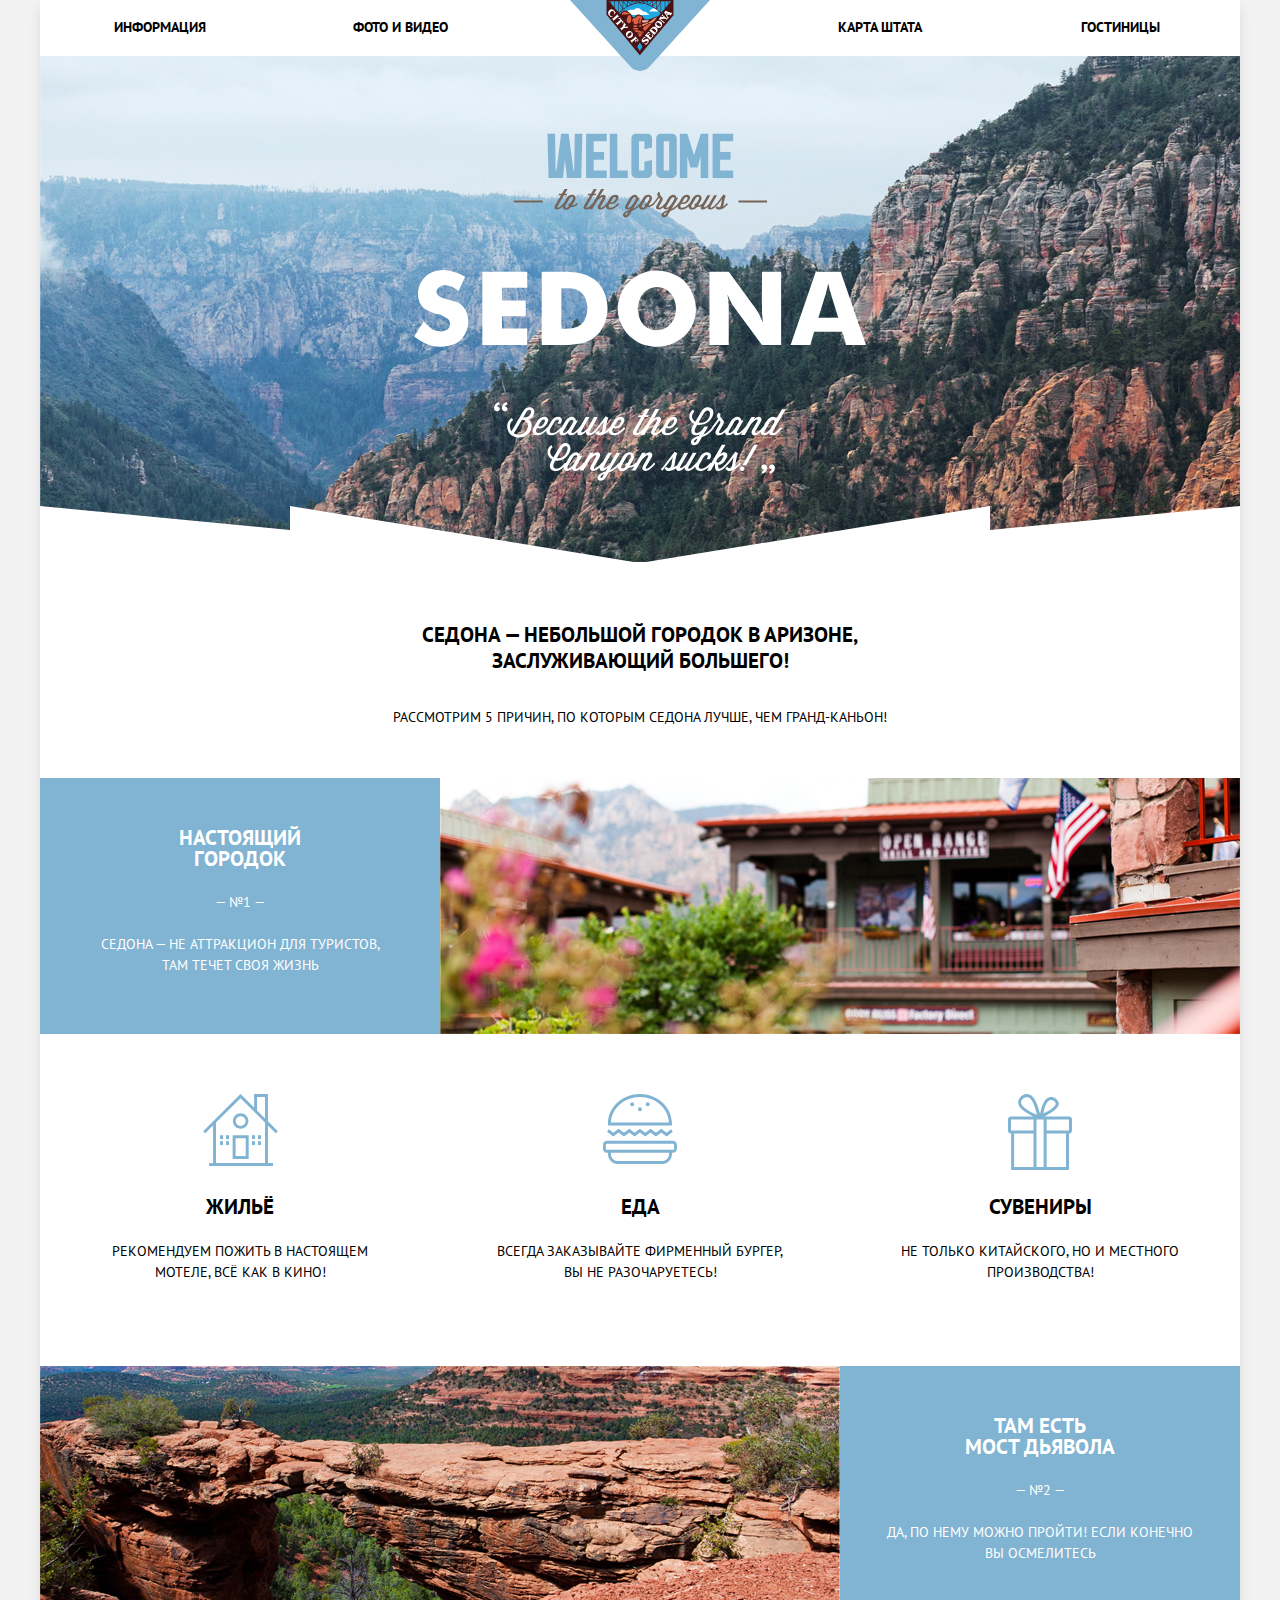
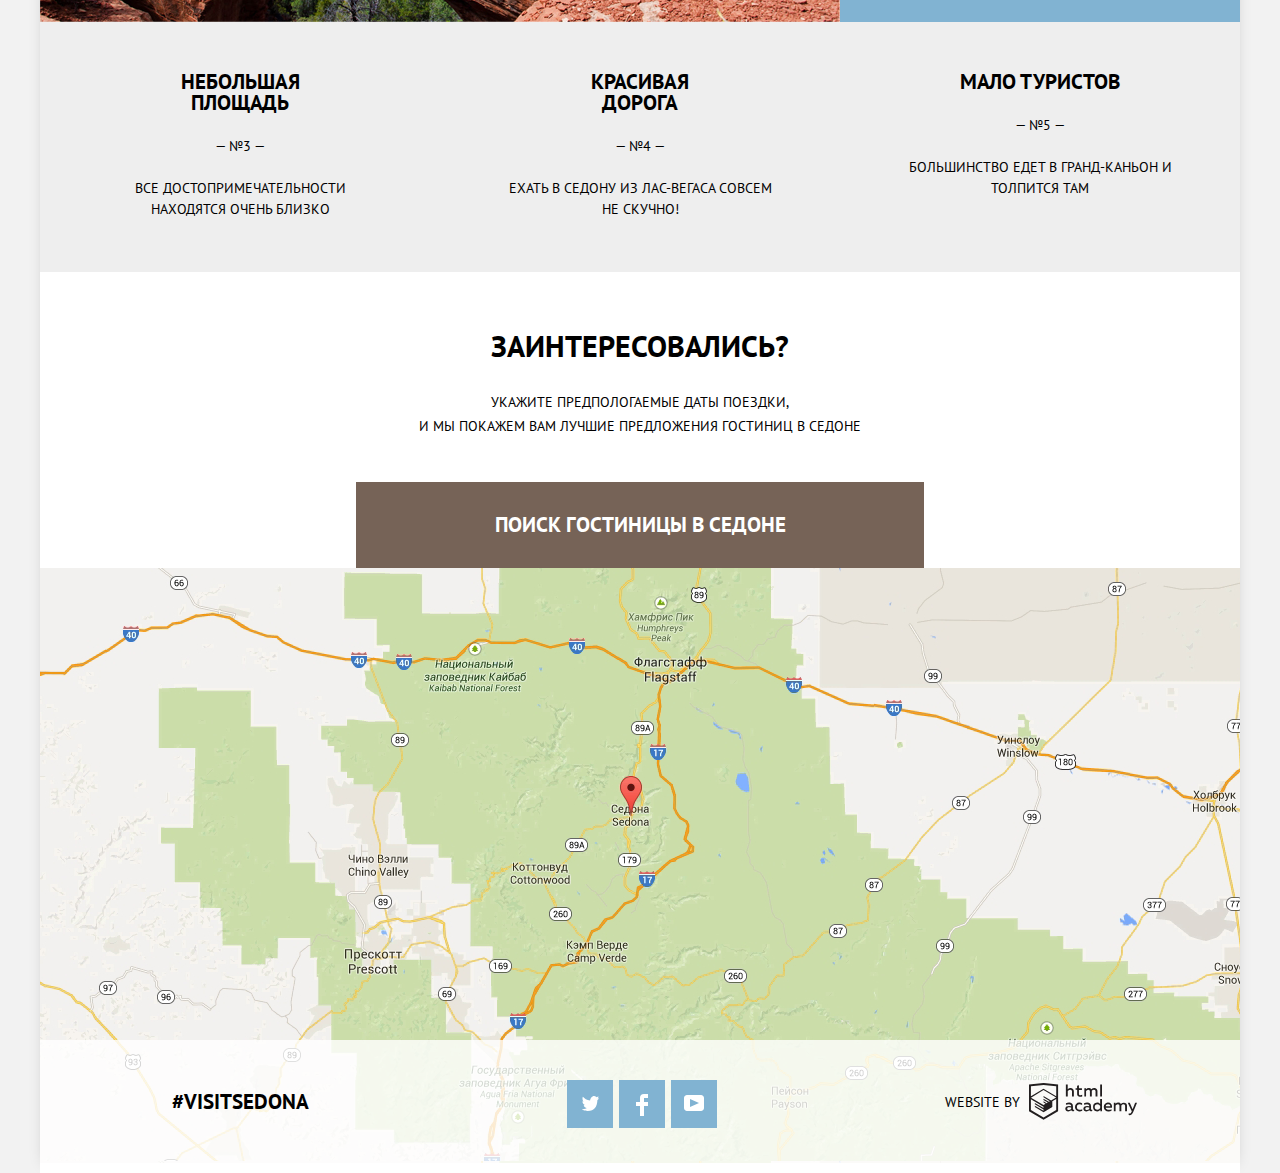
<file: index.html>
<!DOCTYPE html>
<html lang="ru">

<head>
  <meta charset="utf-8">
  <title>HTML Academy: Седона</title>
  <link href="https://fonts.googleapis.com/css?family=PT+Sans:400,700&display=swap&subset=cyrillic" rel="stylesheet">
  <link href="css/normalize.css" rel="stylesheet">
  <link href="css/min.style.css" rel="stylesheet">
</head>

<body>
  <div class="container">
    <header class="header">
      <nav class="navigation">
        <a class="header-logo" href="#">
          <img src="img/sedona-logo.svg" width="143" height="71" alt="Логотип Седона">
        </a>
        <ul class="navigation-list">
          <li class="navigation-item"><a class="navigation-link" href="#">Информация</a></li>
          <li class="navigation-item"><a class="navigation-link" href="#">Фото и видео</a></li>
          <li class="navigation-item"><a class="navigation-link" href="#">Карта штата</a></li>
          <li class="navigation-item"><a class="navigation-link" href="sedona-hotels.html">Гостиницы</a></li>
        </ul>
      </nav>
    </header>
    <main>
      <h1 class="visually-hidden">Город Седона</h1>
      <div class="intro-images">

      </div>
      <div class="reasons">
        <b class="reasons-head">Седона — небольшой городок в Аризоне, заслуживающий большего!</b>
        <p class="reasons-subtitle">Рассмотрим 5 причин, по которым седона лучше, чем гранд-каньон!</p>
        <ol class="reasons-list">
          <li class="reason-item-blue">
            <div class="reason-content">
              <h3 class="reason-item-head">
                Настоящий городок
              </h3>
              <p class="reason-text">
                Седона — не аттракцион для туристов, там&#160;течет своя жизнь
              </p>
            </div>
            <img class="features-image" src="img/sedona-shop.jpg" width="800" height="256" alt="Вид города">
            <ul class="features-list">
              <li class="feature-item feature-item-house">
                <h3 class="feature-item-head">Жильё</h3>
                <p class="feature-item-text">Рекомендуем пожить в настоящем мотеле, всё как в кино!</p>
              </li>
              <li class="feature-item feature-item-food">
                <h3 class="feature-item-head">Еда</h3>
                <p class="feature-item-text">Всегда заказывайте фирменный бургер, вы не разочаруетесь!</p>
              </li>
              <li class="feature-item feature-item-gift">
                <h3 class="feature-item-head">Сувениры</h3>
                <p class="feature-item-text">Не только китайского, но и местного производства!</p>
              </li>
            </ul>
          </li>
          <li class="reason-item-blue">
            <img class="features-image" src="img/sedona-bridge.jpg" width="800" height="256" alt="Мост Дьявола">
            <div class="reason-content">
              <h3 class="reason-item-head">
                Там есть<br> мост дьявола
              </h3>
              <p class="reason-text">
                Да, по нему можно пройти! Если конечно вы осмелитесь
              </p>
            </div>
          </li>
          <li class="reason-item-gray">
            <div class="reason-content">
              <h3 class="reason-item-head">
                Небольшая площадь
              </h3>
              <p class="reason-text">
                Все достопримечательности находятся&#160;очень близко
              </p>
            </div>
          </li>
          <li class="reason-item-gray">
            <div class="reason-content">
              <h3 class="reason-item-head">
                Красивая дорога
              </h3>
              <p class="reason-text">
                Ехать в Седону из Лас-Вегаса совсем не&#160;скучно!
              </p>
            </div>
          </li>
          <li class="reason-item-gray">
            <div class="reason-content">
              <h3 class="reason-item-head">
                Мало туристов
              </h3>
              <p class="reason-text">
                Большинство едет в гранд-каньон&#160;и толпится там
              </p>
            </div>
          </li>
        </ol>
      </div>
      <div class="search-hotels">
        <b>Заинтересовались?</b>
        <p>Укажите предпологаемые даты поездки,<br>
          и мы покажем вам лучшие предложения гостиниц в Седоне
        </p>
        <button class="search-button" type="button" aria-label="Поиск отелей">
          Поиск гостиницы в седоне
        </button>
      </div>
      <div class="map">
        <form class="open-search" action="https://echo.htmlacademy.ru" method="POST">
          <div class="date-container">
            <label for="check-in-date">Дата&#160;заезда:</label>
            <input class="date-field" id="check-in-date" type="text" name="indate" value=""
              placeholder="24 апреля 2017">
            <button class="calendar-button" type="button" aria-label="вызов календаря">
              <svg xmlns="http://www.w3.org/2000/svg" class="calendar-in" width="21" height="22" viewBox="0 0 21 22">
                <path
                  d="M19.251 2.025h-2.845V.648c0-.381-.294-.689-.656-.689-.363 0-.656.308-.656.689v1.377h-3.938V.648c0-.381-.294-.689-.655-.689-.363 0-.657.308-.657.689v1.377H5.906V.648c0-.381-.294-.689-.656-.689-.363 0-.657.308-.657.689v1.377H1.75C.784 2.025 0 2.847 0 3.862v16.302C0 21.179.784 22 1.75 22h17.501c.966 0 1.749-.821 1.749-1.836V3.862c0-1.015-.783-1.837-1.749-1.837zm.437 18.139a.448.448 0 0 1-.437.459H1.75a.45.45 0 0 1-.438-.459V3.862a.45.45 0 0 1 .438-.459h2.844v1.378c0 .381.294.689.657.689.362 0 .656-.308.656-.689V3.403h3.938v1.378c0 .381.294.689.657.689.361 0 .655-.308.655-.689V3.403h3.938v1.378c0 .381.293.689.656.689.362 0 .656-.308.656-.689V3.403h2.845c.241 0 .437.206.437.459v16.302z M4.594 8.225h2.625v2.066H4.594zM4.594 11.668h2.625v2.067H4.594zM4.594 15.112h2.625v2.066H4.594zM9.188 15.112h2.625v2.066H9.188zM9.188 11.668h2.625v2.067H9.188zM9.188 8.225h2.625v2.066H9.188zM13.781 15.112h2.625v2.066h-2.625zM13.781 11.668h2.625v2.067h-2.625zM13.781 8.225h2.625v2.066h-2.625z" />
              </svg>
            </button>
          </div>
          <div class="date-container">
            <label for="check-out-date">Дата&#160;выезда:</label>
            <input class="date-field" id="check-out-date" type="text" name="outdate" value="" placeholder="4 июля 2017">
            <button class="calendar-button" type="button" aria-label="вызов календаря">
              <svg xmlns="http://www.w3.org/2000/svg" class="calendar-out" width="21" height="22" viewBox="0 0 21 22">
                <path
                  d="M19.251 2.025h-2.845V.648c0-.381-.294-.689-.656-.689-.363 0-.656.308-.656.689v1.377h-3.938V.648c0-.381-.294-.689-.655-.689-.363 0-.657.308-.657.689v1.377H5.906V.648c0-.381-.294-.689-.656-.689-.363 0-.657.308-.657.689v1.377H1.75C.784 2.025 0 2.847 0 3.862v16.302C0 21.179.784 22 1.75 22h17.501c.966 0 1.749-.821 1.749-1.836V3.862c0-1.015-.783-1.837-1.749-1.837zm.437 18.139a.448.448 0 0 1-.437.459H1.75a.45.45 0 0 1-.438-.459V3.862a.45.45 0 0 1 .438-.459h2.844v1.378c0 .381.294.689.657.689.362 0 .656-.308.656-.689V3.403h3.938v1.378c0 .381.294.689.657.689.361 0 .655-.308.655-.689V3.403h3.938v1.378c0 .381.293.689.656.689.362 0 .656-.308.656-.689V3.403h2.845c.241 0 .437.206.437.459v16.302z M4.594 8.225h2.625v2.066H4.594zM4.594 11.668h2.625v2.067H4.594zM4.594 15.112h2.625v2.066H4.594zM9.188 15.112h2.625v2.066H9.188zM9.188 11.668h2.625v2.067H9.188zM9.188 8.225h2.625v2.066H9.188zM13.781 15.112h2.625v2.066h-2.625zM13.781 11.668h2.625v2.067h-2.625zM13.781 8.225h2.625v2.066h-2.625z" />
              </svg>
            </button>
          </div>
          <div class="people-number">
            <div class="adults-number">
              <label for="adults">Взрослые:</label>
              <button type="button" class="button button-minus" aria-label="Уменьшить количество"></button>
              <input class="people-number-field" id="adults" name="adults-number" type="text" value="2">
              <button type="button" class="button button-plus" aria-label="Увеличить количество"></button>
            </div>
            <div class="children-number">
              <label for="children">Дети:</label>
              <button type="button" class="button button-minus" aria-label="Уменьшить количество"></button>
              <input class="people-number-field" id="children" name="children-number" type="text" value="0">
              <button type="button" class="button button-plus" aria-label="Увеличить количество"></button>
            </div>
          </div>
          <button type="submit" class="submit">Найти</button>
        </form>
        <iframe class="mapframe"
          src="https://www.google.com/maps/embed?pb=!1m18!1m12!1m3!1d104770.38018730558!2d-111.86517855273749!3d34.85435832354931!2m3!1f0!2f0!3f0!3m2!1i1024!2i768!4f13.1!3m3!1m2!1s0x872da132f942b00d%3A0x5548c523fa6c8efd!2z0KHQtdC00L7QvdCwLCDQkNGA0LjQt9C-0L3QsCA4NjMzNiwg0KHQqNCQ!5e0!3m2!1sru!2sru!4v1570636953442!5m2!1sru!2sru"></iframe>
      </div>
    </main>
    <footer class="footer footer-index">
      <a class="footer-hashtag" href="#">
        <b> #VISITSEDONA</b>
      </a>
      <ul class="contacts-list">
        <li class="social-button social-button-twitter"><a href="#"><span class="visually-hidden">Twitter</span></a>
        </li>
        <li class="social-button social-button-facebook"><a href="#"><span class="visually-hidden">Facebook</span></a>
        </li>
        <li class="social-button social-button-youtube"><a href="#"><span class="visually-hidden">Youtube</span></a>
        </li>
      </ul>
      <div class="copyright">
        <b class="copyright-text">Website by</b>
        <a class="copyright-link" href="https://htmlacademy.ru/intensive/htmlcss">
          <svg width="115" height="41" class="copyright-svg">
            <path xmlns="http://www.w3.org/2000/svg"
              d="M44.61,26.88a2,2,0,0,0,.55-0.1v1.33a3.25,3.25,0,0,1-1.18.21,1.67,1.67,0,0,1-1.67-1,4.84,4.84,0,0,1-3.14,1.08c-1.51,0-2.91-.83-2.91-2.55,0-2.13,2-2.79,3.71-2.79a11.08,11.08,0,0,1,2.17.25v-0.3c0-1-.76-1.77-2.19-1.77a7.42,7.42,0,0,0-3,.64v-1.7a10.21,10.21,0,0,1,3.19-.55c2.36,0,3.81,1.12,3.81,3.65v3a0.54,0.54,0,0,0,.49.59h0.17Zm-6.44-1.13A1.35,1.35,0,0,0,39.63,27h0.11a3.39,3.39,0,0,0,2.41-1V24.58a9.72,9.72,0,0,0-1.81-.21c-1,0-2.16.33-2.16,1.38h0Zm12.36-6.11a5,5,0,0,1,2.57.64V22a4.08,4.08,0,0,0-2.3-.7,2.75,2.75,0,1,0,0,5.49,5,5,0,0,0,2.43-.64v1.71a6.27,6.27,0,0,1-2.76.57A4.21,4.21,0,0,1,46,24.51q0-.21,0-0.41a4.32,4.32,0,0,1,4.18-4.46h0.38Zm12.17,7.24a2,2,0,0,0,.55-0.1v1.33a3.25,3.25,0,0,1-1.18.21,1.67,1.67,0,0,1-1.67-1,4.84,4.84,0,0,1-3.14,1.08c-1.51,0-2.91-.83-2.91-2.55,0-2.13,2-2.79,3.71-2.79a11.08,11.08,0,0,1,2.17.25v-0.3c0-1-.76-1.77-2.19-1.77a7.42,7.42,0,0,0-3,.64v-1.7a10.21,10.21,0,0,1,3.19-.55c2.36,0,3.81,1.12,3.81,3.65v3a0.54,0.54,0,0,0,.49.59h0.17Zm-6.44-1.13A1.35,1.35,0,0,0,57.73,27h0.11a3.39,3.39,0,0,0,2.41-1V24.58a9.72,9.72,0,0,0-1.81-.21c-1.06,0-2.16.33-2.16,1.38h0ZM73,16V28.2H71.35V26.88a3.88,3.88,0,0,1-3.19,1.54,4.4,4.4,0,0,1,0-8.78,3.81,3.81,0,0,1,3,1.3V16H73Zm-4.53,5.22a2.76,2.76,0,1,0,0,5.52A2.86,2.86,0,0,0,71.15,25V23A2.91,2.91,0,0,0,68.49,21.27ZM79,19.64c3.31,0,4.46,2.68,3.92,5.09H76.7c0.21,1.5,1.67,2.11,3.19,2.11a6.11,6.11,0,0,0,2.64-.59v1.6a7.14,7.14,0,0,1-3,.57C77,28.42,74.78,27,74.78,24a4.18,4.18,0,0,1,4-4.39H79Zm0.09,1.54a2.28,2.28,0,0,0-2.44,2.1v0.06H81.3A2,2,0,0,0,79.13,21.18Zm5.73,7V19.87h1.65v1a3.81,3.81,0,0,1,2.78-1.27A2.86,2.86,0,0,1,91.89,21a4.12,4.12,0,0,1,2.91-1.33A3.06,3.06,0,0,1,98,23V28.2h-1.9V23.05a1.59,1.59,0,0,0-1.42-1.75H94.42a2.8,2.8,0,0,0-2.07,1.12V28.2h-1.9V23.05A1.59,1.59,0,0,0,89,21.31H88.8a3,3,0,0,0-2.21,1.29v5.63H84.86Zm21.31-8.33h1.9l-3.91,9.46c-0.9,2.17-2.09,2.86-3.35,2.86a4.76,4.76,0,0,1-1.1-.14V30.46a2.86,2.86,0,0,0,.85.12c0.9,0,1.58-.64,2.07-1.9l0.17-.42-4-8.4h2l2.86,6.29ZM38.73,1.46V6.22a3.81,3.81,0,0,1,2.7-1.14,3.25,3.25,0,0,1,3.44,3.4v5.15H43V8.72a1.81,1.81,0,0,0-1.61-2h-0.3a2.93,2.93,0,0,0-2.32,1.39v5.52h-1.9V1.46h1.9ZM49.94,2.31v3h3V6.91h-3v3.81c0,1.1.5,1.46,1.58,1.46a4.49,4.49,0,0,0,1.69-.33v1.6A6.8,6.8,0,0,1,51,13.8a2.55,2.55,0,0,1-2.86-2.74V6.89H46.58V5.26h1.5V2.74Zm5.4,11.31V5.28H57v1A3.81,3.81,0,0,1,59.77,5a2.86,2.86,0,0,1,2.6,1.33A4.12,4.12,0,0,1,65.28,5,3.06,3.06,0,0,1,68.44,8.4v5.21h-1.9V8.46a1.59,1.59,0,0,0-1.42-1.75H64.89a2.8,2.8,0,0,0-2.07,1.12v5.78h-1.9V8.46A1.59,1.59,0,0,0,59.5,6.71H59.27A3,3,0,0,0,57.06,8v5.63H55.34ZM71.17,1.45H73V13.6H71.17V1.45ZM14.71,0H14.55L0,1.54V28.21l14.55,8.66,14.55-8.66V1.54Zm12.5,27.1L14.55,34.64,1.9,27.12V16.18l12.59,7.5V25L5.86,19.9v1.31l8.68,5.21v1.39L5.87,22.65V24l8.68,5.21,8.75-5.24V18.31L27.2,16V27.12Zm0-12.53-3.48,2-1.6,1L14.51,13v1.31L21,18.23H21l-0.14.09-1,.54-5.37-3.2V17l4.24,2.52-1,.67-3.2-1.9v1.31l2.1,1.24L14.5,22.1,2,14.65,14.51,7.11Zm0-1.32L14.49,5.76,1.91,13.25v-10L14.56,1.92,27.21,3.25v10h0Z"
              transform="translate(0 -0.02)" fill="#231f20" />
          </svg>
        </a>
      </div>
    </footer>
  </div>
  <script src="js/min.script.js"></script>
</body>

</html>
</file>
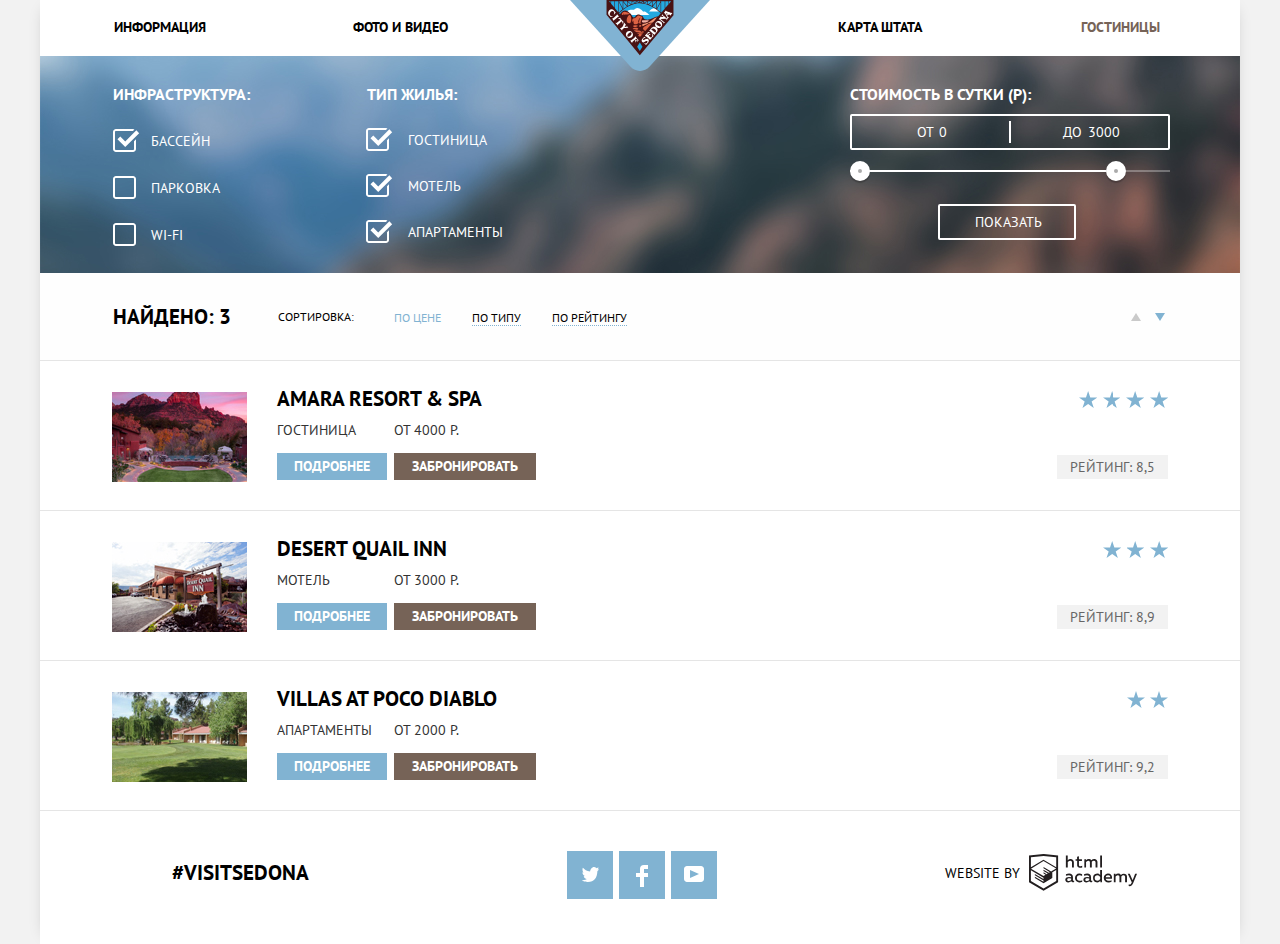
<file: sedona-hotels.html>
<!DOCTYPE html>
<html lang="ru">

<head>
  <meta charset="utf-8">
  <title>HTML Academy: Седона</title>
  <link href="https://fonts.googleapis.com/css?family=PT+Sans:400,700&display=swap&subset=cyrillic" rel="stylesheet">
  <link href="css/normalize.css" rel="stylesheet">
  <link href="css/min.style.css" rel="stylesheet">
</head>

<body>
  <div class="container">
    <header class="header">
      <nav class="navigation">
        <a class="header-logo" href="index.html">
          <img src="img/sedona-logo.svg" width="143" height="71" alt="Логотип Седона">
        </a>
        <ul class="navigation-list">
          <li class="navigation-item"><a class="navigation-link" href="info.html">Информация</a></li>
          <li class="navigation-item"><a class="navigation-link" href="galery.html">Фото и видео</a></li>
          <li class="navigation-item"><a class="navigation-link" href="map.html">Карта штата</a></li>
          <li class="navigation-item"><a class="navigation-link-active navigation-link"
              href="sedona-hotels.html">Гостиницы</a></li>
        </ul>
      </nav>
    </header>
    <main>
      <section class="preferences">
        <h2 class="visually-hidden">Предпочтения</h2>
        <form class="preferences-field" action="https://echo.htmlacademy.ru" method="POST">
          <fieldset class="structure-field">
            <legend>Инфраструктура:</legend>
            <ul class="structure-list">
              <li class="structure-item">
                <input class="structure-item-checkbox visually-hidden" type="checkbox" name="pool" id="pool" checked>
                <label for="pool">Бассейн</label>
              </li>
              <li class="structure-item">
                <input class="structure-item-checkbox visually-hidden" type="checkbox" name="parking" id="parking">
                <label for="parking">Парковка</label>
              </li>
              <li class="structure-item">
                <input class="structure-item-checkbox visually-hidden" type="checkbox" name="wi-fi" id="wi-fi">
                <label for="wi-fi">Wi-Fi</label>
              </li>
            </ul>
          </fieldset>
          <fieldset class="hotel-type-field">
            <legend>Тип жилья:</legend>
            <ul class="hotel-type-list">
              <li class="hotel-type-item">
                <input class="hotel-type-item-checkbox visually-hidden" type="checkbox" name="hotel" id="hotel" checked>
                <label for="hotel">Гостиница</label>
              </li>
              <li class="hotel-type-item">
                <input class="hotel-type-item-checkbox visually-hidden" type="checkbox" name="motel" id="motel" checked>
                <label for="motel">Мотель</label>
              </li>
              <li class="hotel-type-item">
                <input class="hotel-type-item-checkbox visually-hidden" type="checkbox" name="apartaments"
                  id="apartaments" checked>
                <label for="apartaments">Апартаменты</label>
              </li>
            </ul>
          </fieldset>
          <fieldset class="daycoast">
            <legend>Стоимость в сутки (р):</legend>
            <div class="filter-range">
              <div class="price-controls">
                <label class="min-price">от <input type="text" name="min-price" value="0"></label>
                <label class="max-price">до <input type="text" name="max-price" value="3000"></label>
              </div>
              <div class="range-controls">
                <div class="scale">
                  <div class="bar"></div>
                </div>
                <div class="range-toggle range-toggle-min"></div>
                <div class="range-toggle range-toggle-max"></div>
              </div>
              <button class="btn-transparent" type="submit">Показать</button>
            </div>
          </fieldset>
        </form>
      </section>
      <section class="sort">
        <p class="preferences-result">Найдено: 3</p>
        <p class="sort-by">Сортировка:</p>
        <ul class="sort-list">
          <li class="sort-item sort-item-active">
            <a href="#">По цене</a>
          </li>
          <li class="sort-item">
            <a href="#">По типу</a>
          </li>
          <li class="sort-item">
            <a href="#">По рейтингу</a>
          </li>
        </ul>
        <div class="sort-direction">
          <a href="#" class="direction-down" aria-label="От меньшего к большему"></a>
          <a href="#" class="direction-up direction-active" aria-label="От большего к меньшему"></a>
        </div>
      </section>
      <section class="sort-result">
        <ul class="hotels-list">
          <li class="hotel-item">
            <a class="hotel-image" href="amara-resort-info.html">
              <img src="img/amara-resort.jpg" width="135" height="90" alt="Amara resort & spa">
            </a>
            <div class="hotel-info">
              <h3 class="hotel-name">
                <a class="hotel-result" href="amara-resort-info.html">
                  Amara resort & spa
                </a>
              </h3>
              <div class="info-price">
                <div class="more">
                  <span>
                    Гостиница
                  </span>
                  <a href="amara-resort-info.html" class="more-button">Подробнее</a>
                </div>
                <div class="reserve">
                  <span>
                    от 4000 Р.
                  </span>
                  <a href="amaraa-resort-reserve.html" class="reserve-button">Забронировать</a>
                </div>
              </div>
            </div>
            <div class="hotel-rating">
              <div class="stars four-stars">
              </div>
              <span class="rating">
                Рейтинг: 8,5
              </span>
            </div>
          </li>
          <li class="hotel-item">
            <a class="hotel-image" href="desert-qual-info.html">
              <img src="img/desert-qual.jpg" width="135" height="90" alt="Desert quail inn">
            </a>
            <div class="hotel-info">
              <h3 class="hotel-name">
                <a class="hotel-result" href="desert-qual-info.html">
                  Desert quail inn
                </a>
              </h3>
              <div class="info-price">
                <div class="more">
                  <span>
                    Мотель
                  </span>
                  <a href="desert-qual-info.html" class="more-button">Подробнее</a>
                </div>
                <div class="reserve">
                  <span>
                    от 3000 Р.
                  </span>
                  <a href="desert-qual-reserve.html" class="reserve-button">Забронировать</a>
                </div>
              </div>
            </div>
            <div class="hotel-rating">
              <div class="stars three-stars">

              </div>
              <span class="rating">
                Рейтинг: 8,9
              </span>
            </div>
          </li>
          <li class="hotel-item">
            <a class="hotel-image" href="poco-diablo-info.html">
              <img src="img/poco-diablo.jpg" width="135" height="90" alt="Villas at poco diablo">
            </a>
            <div class="hotel-info">
              <h3 class="hotel-name">
                <a class="hotel-result" href="poco-diablo-info.html">
                  Villas at poco diablo
                </a>
              </h3>
              <div class="info-price">
                <div class="more">
                  <span>
                    Апартаменты
                  </span>
                  <a href="poco-diablo-info.html" class="more-button">Подробнее</a>
                </div>
                <div class="reserve">
                  <span>
                    от 2000 Р.
                  </span>
                  <a href="poco-diablo-reserve.html" class="reserve-button">Забронировать</a>
                </div>
              </div>
            </div>
            <div class="hotel-rating">
              <div class="stars two-stars">

              </div>
              <span class="rating">
                Рейтинг: 9,2
              </span>
            </div>
          </li>
        </ul>
      </section>
    </main>
    <footer class="footer">
      <a class="footer-hashtag" href="#">
        <b> #VISITSEDONA</b>
      </a>
      <ul class="contacts-list">
        <li class="social-button social-button-twitter"><a href="#"><span class="visually-hidden">Twitter</span></a>
        </li>
        <li class="social-button social-button-facebook"><a href="#"><span class="visually-hidden">Facebook</span></a>
        </li>
        <li class="social-button social-button-youtube"><a href="#"><span class="visually-hidden">Youtube</span></a>
        </li>
      </ul>
      <div class="copyright">
        <b class="copyright-text">Website by</b>
        <a class="copyright-link" href="https://htmlacademy.ru/intensive/htmlcss">
          <svg width="115" height="41" class="copyright-svg">
            <path xmlns="http://www.w3.org/2000/svg"
              d="M44.61,26.88a2,2,0,0,0,.55-0.1v1.33a3.25,3.25,0,0,1-1.18.21,1.67,1.67,0,0,1-1.67-1,4.84,4.84,0,0,1-3.14,1.08c-1.51,0-2.91-.83-2.91-2.55,0-2.13,2-2.79,3.71-2.79a11.08,11.08,0,0,1,2.17.25v-0.3c0-1-.76-1.77-2.19-1.77a7.42,7.42,0,0,0-3,.64v-1.7a10.21,10.21,0,0,1,3.19-.55c2.36,0,3.81,1.12,3.81,3.65v3a0.54,0.54,0,0,0,.49.59h0.17Zm-6.44-1.13A1.35,1.35,0,0,0,39.63,27h0.11a3.39,3.39,0,0,0,2.41-1V24.58a9.72,9.72,0,0,0-1.81-.21c-1,0-2.16.33-2.16,1.38h0Zm12.36-6.11a5,5,0,0,1,2.57.64V22a4.08,4.08,0,0,0-2.3-.7,2.75,2.75,0,1,0,0,5.49,5,5,0,0,0,2.43-.64v1.71a6.27,6.27,0,0,1-2.76.57A4.21,4.21,0,0,1,46,24.51q0-.21,0-0.41a4.32,4.32,0,0,1,4.18-4.46h0.38Zm12.17,7.24a2,2,0,0,0,.55-0.1v1.33a3.25,3.25,0,0,1-1.18.21,1.67,1.67,0,0,1-1.67-1,4.84,4.84,0,0,1-3.14,1.08c-1.51,0-2.91-.83-2.91-2.55,0-2.13,2-2.79,3.71-2.79a11.08,11.08,0,0,1,2.17.25v-0.3c0-1-.76-1.77-2.19-1.77a7.42,7.42,0,0,0-3,.64v-1.7a10.21,10.21,0,0,1,3.19-.55c2.36,0,3.81,1.12,3.81,3.65v3a0.54,0.54,0,0,0,.49.59h0.17Zm-6.44-1.13A1.35,1.35,0,0,0,57.73,27h0.11a3.39,3.39,0,0,0,2.41-1V24.58a9.72,9.72,0,0,0-1.81-.21c-1.06,0-2.16.33-2.16,1.38h0ZM73,16V28.2H71.35V26.88a3.88,3.88,0,0,1-3.19,1.54,4.4,4.4,0,0,1,0-8.78,3.81,3.81,0,0,1,3,1.3V16H73Zm-4.53,5.22a2.76,2.76,0,1,0,0,5.52A2.86,2.86,0,0,0,71.15,25V23A2.91,2.91,0,0,0,68.49,21.27ZM79,19.64c3.31,0,4.46,2.68,3.92,5.09H76.7c0.21,1.5,1.67,2.11,3.19,2.11a6.11,6.11,0,0,0,2.64-.59v1.6a7.14,7.14,0,0,1-3,.57C77,28.42,74.78,27,74.78,24a4.18,4.18,0,0,1,4-4.39H79Zm0.09,1.54a2.28,2.28,0,0,0-2.44,2.1v0.06H81.3A2,2,0,0,0,79.13,21.18Zm5.73,7V19.87h1.65v1a3.81,3.81,0,0,1,2.78-1.27A2.86,2.86,0,0,1,91.89,21a4.12,4.12,0,0,1,2.91-1.33A3.06,3.06,0,0,1,98,23V28.2h-1.9V23.05a1.59,1.59,0,0,0-1.42-1.75H94.42a2.8,2.8,0,0,0-2.07,1.12V28.2h-1.9V23.05A1.59,1.59,0,0,0,89,21.31H88.8a3,3,0,0,0-2.21,1.29v5.63H84.86Zm21.31-8.33h1.9l-3.91,9.46c-0.9,2.17-2.09,2.86-3.35,2.86a4.76,4.76,0,0,1-1.1-.14V30.46a2.86,2.86,0,0,0,.85.12c0.9,0,1.58-.64,2.07-1.9l0.17-.42-4-8.4h2l2.86,6.29ZM38.73,1.46V6.22a3.81,3.81,0,0,1,2.7-1.14,3.25,3.25,0,0,1,3.44,3.4v5.15H43V8.72a1.81,1.81,0,0,0-1.61-2h-0.3a2.93,2.93,0,0,0-2.32,1.39v5.52h-1.9V1.46h1.9ZM49.94,2.31v3h3V6.91h-3v3.81c0,1.1.5,1.46,1.58,1.46a4.49,4.49,0,0,0,1.69-.33v1.6A6.8,6.8,0,0,1,51,13.8a2.55,2.55,0,0,1-2.86-2.74V6.89H46.58V5.26h1.5V2.74Zm5.4,11.31V5.28H57v1A3.81,3.81,0,0,1,59.77,5a2.86,2.86,0,0,1,2.6,1.33A4.12,4.12,0,0,1,65.28,5,3.06,3.06,0,0,1,68.44,8.4v5.21h-1.9V8.46a1.59,1.59,0,0,0-1.42-1.75H64.89a2.8,2.8,0,0,0-2.07,1.12v5.78h-1.9V8.46A1.59,1.59,0,0,0,59.5,6.71H59.27A3,3,0,0,0,57.06,8v5.63H55.34ZM71.17,1.45H73V13.6H71.17V1.45ZM14.71,0H14.55L0,1.54V28.21l14.55,8.66,14.55-8.66V1.54Zm12.5,27.1L14.55,34.64,1.9,27.12V16.18l12.59,7.5V25L5.86,19.9v1.31l8.68,5.21v1.39L5.87,22.65V24l8.68,5.21,8.75-5.24V18.31L27.2,16V27.12Zm0-12.53-3.48,2-1.6,1L14.51,13v1.31L21,18.23H21l-0.14.09-1,.54-5.37-3.2V17l4.24,2.52-1,.67-3.2-1.9v1.31l2.1,1.24L14.5,22.1,2,14.65,14.51,7.11Zm0-1.32L14.49,5.76,1.91,13.25v-10L14.56,1.92,27.21,3.25v10h0Z"
              transform="translate(0 -0.02)" fill="#231f20" />
          </svg>
        </a>
      </div>
    </footer>
  </div>
</body>

</html>
</file>
<file: css/min.style.css>
html{box-sizing:border-box}*,*::after,*::before{box-sizing:inherit}body{margin:0;padding:0;font-family:"PT Sans",Arial,sans-serif;font-size:14px;line-height:24px;font-weight:700;color:#000;background-color:#f2f2f2;text-transform:uppercase}img{max-width:100%}a{text-decoration:none}.visually-hidden{position:absolute;width:1px;height:1px;margin:-1px;padding:0;border:0;white-space:nowrap;-webkit-clip-path:inset(100%);clip-path:inset(100%);clip:rect(0 0 0 0)}.container{width:1200px;margin:0 auto;background-color:#fff;background-image:url(../img/sedona.jpg);background-repeat:no-repeat;z-index:1;background-size:100%;box-shadow:5px 0 15px -10px rgba(0,0,0,.2),-5px 0 15px -10px rgba(0,0,0,.2)}.header{margin:0 auto;height:56px}.navigation{font-size:14px;line-height:26px;color:#000;background-color:#fff;position:relative;height:inherit;z-index:2}.navigation-list{list-style:none;display:flex;margin:0;padding:0;z-index:2}.navigation-link{color:#000}.navigation-link:hover,.navigation-link:focus{color:#81b3d2}.navigation-link:active{color:#b7b7b7}.navigation-link-active{color:#766357}.navigation-link-active:hover{color:#766357}.navigation-link-active:active{color:#766357}.navigation-item{width:20%;display:flex;justify-content:center;margin-top:14px}.navigation-item:nth-child(2){margin-right:20%}.header-logo{position:absolute;left:50%;transform:translateX(-50%);z-index:2}.intro-images{margin:0;padding:0;padding-top:350px;display:flex;flex-direction:column;background-image:url(../img/sedona-welcome.svg);background-repeat:no-repeat;background-size:453px 353px;background-position-x:center;background-position-y:75px}.intro-images::after{content:url(../img/sedona-mask.svg);position:relative;width:100%;margin-top:100px}.reasons-headline{position:relative;background-color:#fff;max-width:100%;text-align:center;height:214px;margin-top:-10px}.reasons-head{display:block;margin:0;padding-right:350px;padding-left:350px;padding-top:60px;margin-top:-10px;height:216px;font-size:21px;font-weight:700;line-height:26px;position:relative;background-color:#fff;max-width:100%;text-align:center}.reasons-subtitle{display:block;position:absolute;font-weight:400;margin:0;background-color:#fff;transform:translateX(-50%);left:50%;top:705px}.background-images{height:773px;max-width:100%}.reasons{text-align:center}.reasons-list{list-style:none;padding:0;margin:0;display:flex;flex-wrap:wrap;align-items:stretch;background-color:#fff}.reason-item-blue{background-color:#81b3d2;width:100%;display:flex;flex-wrap:wrap;color:#fff;margin:0;padding:0}.reason-item-gray{background-color:#eee;width:400px;margin:0;padding-bottom:38px}.reasons-list{counter-reset:reason}.reason-item-head::after{counter-increment:reason;content:"— №"counter(reason) " —";display:block;padding-top:23px;font-size:14px;font-weight:400}.reason-content{font-size:14px;text-align:center;width:400px}.reason-item-head{display:block;padding-left:120px;padding-right:120px;padding-top:28px;font-size:21px;line-height:21px}.reason-text{display:block;font-weight:400;line-height:21px;padding-left:45px;padding-right:45px}.features-list{list-style:none;display:flex;padding:0;margin:0;width:100%}.feature-item{width:400px;background-color:#fff;margin:0 0;color:#000;text-align:center;padding-top:161px;padding-bottom:83px;padding-left:55px;padding-right:55px}.feature-item-head{display:block;font-size:21px;margin:0}.feature-item-text{display:block;font-weight:400;line-height:21px;margin:0;padding-top:22px}.feature-item-house{background-image:url(../img/house-logo.svg);background-position:50% 60px;background-repeat:no-repeat}.feature-item-food{background-image:url(../img/burger-logo.svg);background-position:50% 60px;background-repeat:no-repeat}.feature-item-gift{background-image:url(../img/gift-logo.svg);background-position:50% 60px;background-repeat:no-repeat}.features-image{background-color:#e8bfad}.search-hotels{display:flex;flex-direction:column;margin:auto;padding-right:316px;padding-left:316px;padding-top:62px;text-align:center;background-color:#fff;align-items:center}.search-hotels b{margin:0;font-size:30px;margin-bottom:32px}.search-hotels p{font-size:14px;font-weight:400;padding-bottom:44px;margin:0}.search-button{color:#fff;background-color:#766357;border:none;width:568px;text-transform:uppercase;font-size:21px;height:86px;font-weight:700}.search-button:hover{background-color:#604e43}.search-button:active{background-color:#503e33;color:#857871}.hotel-search input[type="text"]{font:inherit;color:#000;text-transform:uppercase;background-color:#f2f2f2;border:none}.hotel-search input[type="text"]:hover{background-color:#ebebeb;border:none}.hotel-search input[type="text"]:focus{background-color:#fff;border:none}@keyframes search-hide-move{0%{transform:translateY(0) translateX(-50%)}10%{transform:translateY(-10px) translateX(-50%)}50%{transform:translateY(30px) translateX(-50%)}100%{transform:translateY(-20000px) translateX(-50%)}}@keyframes search-open-move{0%{transform:translateY(-20000px) translateX(-50%)}70%{transform:translateY(30px) translateX(-50%)}90%{transform:translateY(-10px) translateX(-50%)}100%{transform:translateY(0) translateX(-50%)}}@keyframes shake{0%,100%{transform:translateX(-50%)}10%,30%,50%,70%,90%{transform:translateX(-51%)}20%,40%,60%,80%{transform:translateX(-49%)}}.open-search-hide{position:absolute;left:50%;width:568px;transform:translateX(-50%) translateY(-20000px);background-color:#fff;border:none;padding:55px;display:flex;flex-wrap:wrap;animation:search-hide-move 0.9s}.open-search-hide label{padding-top:6px;margin-right:auto}.open-search{position:absolute;left:50%;width:568px;transform:translateX(-50%);background-color:#fff;border:none;padding:55px;display:flex;flex-wrap:wrap;animation:search-open-move 0.9s}.open-search label{padding-top:6px;margin-right:auto}.date-field{text-transform:uppercase;height:38px;width:346px;background-color:#f2f2f2;border:none;padding-left:13px;padding-right:32px;margin-left:19px;font-weight:700;color:#000}.date-field:hover{background-color:#ebebeb}.date-field:focus{background-color:#fff;border:2px #e5e5e5 solid}.date-container{position:relative;margin-bottom:29px;display:flex;margin-left:auto}.calendar-button{display:flex;position:absolute;right:3px;top:7px;border:none;background-color:inherit;cursor:pointer}.calendar-button path{fill:#cdcdcd}.calendar-button:hover path{fill:#000}.calendar-button:active path{fill:#81b3d2}.adults-number{display:flex;margin-left:auto}.children-number{margin-left:53px;display:flex}.children-number .button-minus{margin-left:28px}.people-number{display:flex;margin-bottom:55px}.people-number-field{font-weight:700;width:38px;border:none;background-color:#f2f2f2;height:38px;text-align:center;padding:0}.button{font-size:0;border:none;border-radius:0;background-color:#f2f2f2;position:relative;height:38px;width:38px}.button::before,.button::after{content:"";position:absolute;top:18px;left:15px;width:10px;height:3px;background-color:#a9a9a9}.button-plus::after{transform:rotate(90deg)}.button:hover::before,.button:hover::after{background-color:#000}.button:active::before,.button:active::after{background-color:#81b3d2}.button-minus{margin-left:40px}.submit{font:inherit;color:#fff;background-color:#81b3d2;border:none;width:100%;height:58px;text-transform:uppercase;text-align:center;font-size:21px}.submit:hover,.submit:focus{background-color:#669ec0}.submit:active{background-color:#5496bd;color:#88b6d1}.footer{position:relative;z-index:2;display:flex;flex-direction:row;width:100%;height:133px;background-color:#fff;align-items:center}.footer-index{position:relative;margin-top:-123px;background-color:rgba(255,255,255,.8)}.footer a{color:#000}.contacts-list{display:flex;text-align:center;flex-wrap:wrap;margin-left:252px;padding:0;margin-bottom:19px}.social-button{display:flex;list-style:none;width:46px;height:48px;margin:0;margin-left:6px;background:#81b3d2;align-items:center}.social-button-twitter::before{content:url(../img/twitter.svg);position:relative;height:20px;width:20px;left:50%;transform:translateX(-50%)}.social-button-facebook::before{content:url(../img/fb-icon.svg);position:relative;height:20px;width:20px;left:50%;transform:translateX(-50%)}.social-button-youtube::before{content:url(../img/youtube.svg);position:relative;height:20px;width:20px;left:50%;transform:translateX(-50%)}.social-button:hover,.social-button:focus{background-color:#3e89b8}.social-button:active{background-color:#5496bd;color:#88b6d1}.social-button-facebook:active::before,.social-button-twitter:active::before,.social-button-youtube:active::before{opacity:.25}.social-button a{height:20px;width:20px}.map{position:relative;height:595px;background-image:url(../img/sedona-map.png)}.mapframe{width:1200px;height:595px;border:0}.footer a:hover,.footer a:focus{color:#81b3d2}.footer-hashtag{line-height:26px;margin-left:132px;font-size:21px;margin-bottom:10px}.copyright{display:flex;margin-left:228px;vertical-align:middle}.copyright-text{display:block;align-self:center;font-weight:400;margin-bottom:10px}.copyright-link{display:block;margin-left:9px}.copyright-link:hover path{fill:#81b3d2}.copyright-link:active path{fill:#c9c8c8}.footer a:active{color:#bdbbbc}.preferences{width:100%;background-color:#6b8dab;color:#fff}.preferences-result{margin-left:73px;font-size:21px}.preferences-field{display:flex;flex-direction:row;width:100%;min-height:217px;padding:0;background-image:url(../img/filter-background.jpg);background-position-y:-50px}.preferences-field legend{font-size:16px;display:block;padding-top:26px}.structure-field{border:none;display:flex;flex-direction:column;margin-left:73px;padding:0}.hotel-type-field{border:none;display:flex;flex-direction:column;margin-left:115px;padding:0}.structure-list{list-style:none;padding:0;margin:0;font-weight:400;padding-top:23px;padding-left:23px}.structure-item label{position:relative;display:block;padding-left:15px;margin-bottom:23px;cursor:pointer}.structure-item-checkbox+label::before{content:url(../img/checkbox-off.svg);height:23px;width:23px;position:absolute;left:-23px;top:0}.structure-item-checkbox:checked+label::before{content:url(../img/checkbox-on.svg);height:23px;width:28px;position:absolute;left:-23px;top:0}.hotel-type-list{list-style:none;padding:0;margin:0;font-weight:400;padding-top:22px;padding-left:24px}.hotel-type-item label{position:relative;display:block;padding-left:17px;margin-bottom:22px;cursor:pointer}.hotel-type-item-checkbox+label::before{content:url(../img/checkbox-off.svg);height:23px;width:23px;position:absolute;left:-25px;top:0}.hotel-type-item-checkbox:checked+label::before{content:url(../img/checkbox-on.svg);height:23px;width:28px;position:absolute;left:-25px;top:0}.structure-item-checkbox:focus+label,.hotel-type-item-checkbox:focus+label{color:#000}.daycoast{border:none;width:330px;margin-left:345px;color:#fff;text-transform:uppercase;align-self:flex-start;padding:0}.filter-range{padding-top:8px;padding-right:10px}.price-controls{position:relative;height:36px;margin-bottom:20px;font-size:0;border:2px solid #fff;border-radius:2px}.price-controls::after{content:"";position:absolute;top:50%;left:50%;width:2px;height:22px;background:#fff;transform:translate(-50%,-50%)}.price-controls label{display:inline-block;font-size:14px;line-height:38px;vertical-align:top;cursor:pointer}.price-controls .min-price{padding-left:65px;padding-top:5px;line-height:21px;font-weight:400}.price-controls .max-price{padding-left:76px;padding-top:5px;line-height:21px;font-weight:400}.price-controls input{width:50px;margin:0;color:inherit;font:inherit;background:none;border:none;line-height:21px;font-weight:400}.range-controls{position:relative;margin-bottom:32px}.range-controls .scale{height:2px;background:rgba(255,255,255,.3)}.range-controls .bar{width:80%;height:2px;background:#fff}.range-toggle{position:absolute;top:-9px;width:20px;height:20px;background:#ababab;border:8px solid #fff;border-radius:50%;box-shadow:0 2px 1px 0 rgba(0,1,1,.2);cursor:pointer}.range-toggle:hover{position:absolute;top:-10px;border:9px solid #fff;width:22px;height:22px}.range-toggle-min{left:0}.range-toggle-max{left:80%}.btn-transparent{display:block;margin:0 88px;padding:6px 35px;font-size:14px;padding-right:32px;line-height:20px;color:#fff;text-transform:uppercase;background:transparent;border:2px solid #fff;border-radius:2px;cursor:pointer}.btn-transparent:hover{color:#000;background:#fff}.sort{background-color:#fefefe;display:flex;height:87px;width:100%;align-items:center}.sort a{color:#000}.sort-list{list-style:none;display:flex;justify-content:space-between;align-items:center;margin:0;padding:0}.sort-direction{display:flex;align-items:center;margin-left:504px}.direction-down{width:10;height:10;border-style:solid;border-width:0 5px 8.7px 5px;border-color:transparent transparent #cacaca transparent}.direction-up{width:10;height:10;border-style:solid;border-width:0 5px 8.7px 5px;border-color:transparent transparent #cacaca transparent;margin-left:14px;transform:rotate(180deg)}.direction-down:hover,.direction-up:hover{border-color:transparent transparent #000 transparent}.direction-down:active,.direction-up:active{border-color:transparent transparent #81b3d2 transparent}.direction-active{border-color:transparent transparent #81b3d2 transparent}.sort-by{margin-left:47px;margin-right:9px;font-size:12px;font-weight:400}.sort-item a{font-size:12px;font-weight:400;line-height:18px;margin-left:31px;border-bottom:#81b3d2 1px dotted}.sort-item a:hover,.sort-item a:focus{color:#81b3d2}.sort-item a:active{color:#000;border:none}.sort-item-active a{border:0;color:#81b3d2}.hotels-list{list-style:none;display:flex;flex-direction:column;padding:0;margin:0}.hotel-item{display:flex;padding-right:72px;padding-left:72px;border-top:1px solid #e5e5e5;background-color:#fff;min-height:150px}.hotel-item:nth-child(3){border-bottom:1px solid #e5e5e5}.hotel-image{margin-top:31px}.hotel-info{display:flex;flex-direction:column;margin-left:30px;width:258px;padding-top:25px}.hotel-name{display:block;width:100%;margin:0 auto;font-size:21px;line-height:26px;margin-bottom:6px}.hotel-name a{color:#000}.hotel-name a:hover{color:#81b3d2}.hotel-name a:active{color:#b2b2b2}.info-price{display:flex;font-weight:400;margin-bottom:30px}.more{display:flex;flex-direction:column;color:#333}.reserve{display:flex;flex-direction:column;justify-content:space-between;margin-left:7px;color:#333}.more-button{background-color:#81b3d2;color:#fff;min-width:110px;height:27px;text-align:center;font-weight:700;font-size:14px;margin-top:11px;line-height:21px;padding-top:3px;vertical-align:middle;padding-bottom:3px}.reserve-button{background-color:#766357;color:#fff;min-width:142px;height:27px;text-align:center;font-weight:700;line-height:21px;padding-top:3px;vertical-align:middle;margin-top:11px;padding-bottom:3px}.hotel-rating{display:flex;flex-direction:column;margin-top:30px;margin-bottom:30px;margin-left:522px;width:111px}.rating{background-color:#f2f2f2;color:#666;text-align:center;font-weight:400}.stars{height:17px;margin-bottom:47px;margin-left:auto;background-image:url(../img/star.svg);background-position-x:right;background-repeat:space;background-size:18px}.two-stars{width:41px}.three-stars{width:65px}.four-stars{width:89px}.modal-error{animation:shake 0.6s}
</file>
